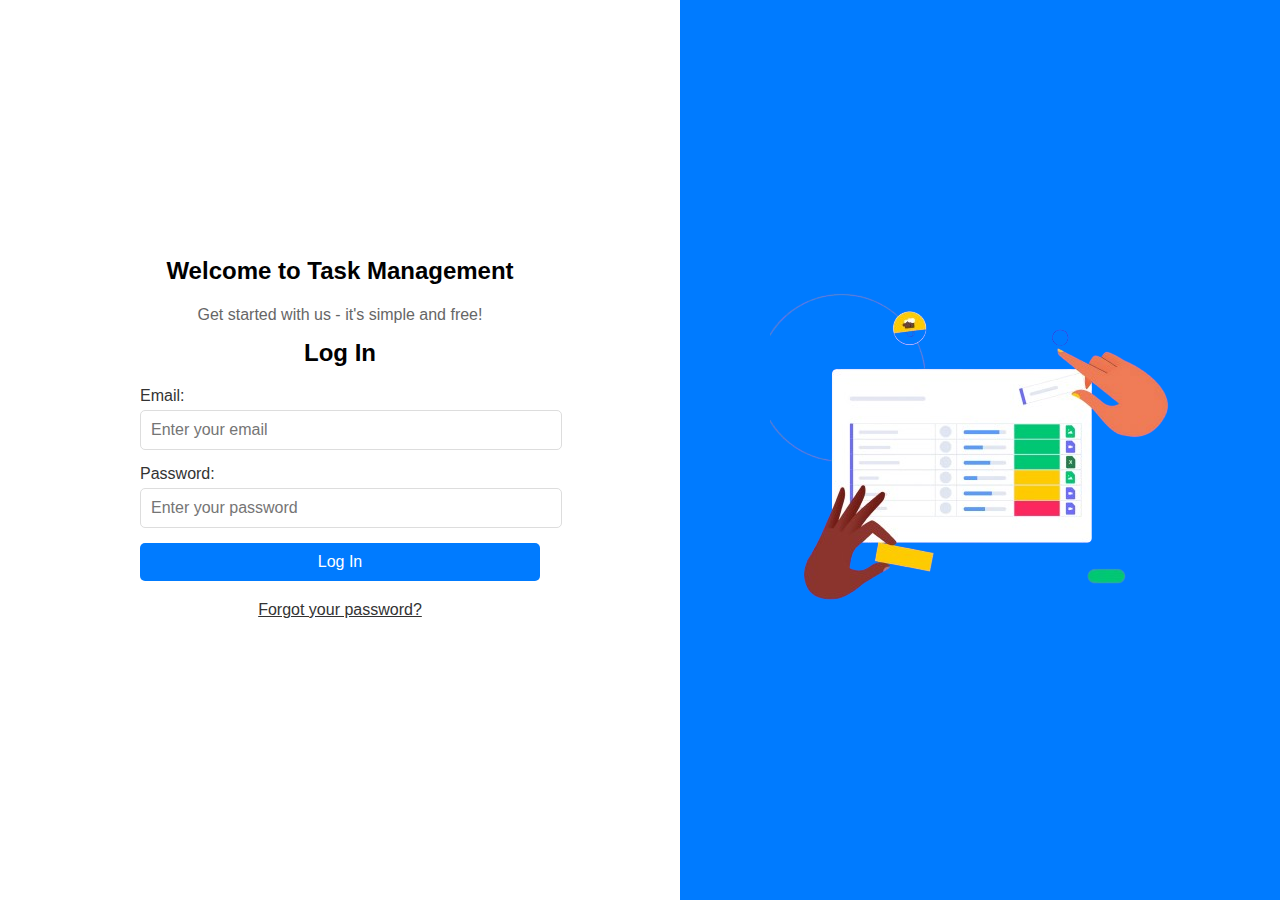
<file: page/log-in.html>
<!DOCTYPE html>
<html lang="en">

<head>
    <meta charset="UTF-8">
    <meta name="viewport" content="width=device-width, initial-scale=1.0">
    <link rel="stylesheet" href="../css/log-in.css">
    <script src="../js/log-in.js" defer></script>
    <title>Task Management Login</title>

</head>

<body>
    <div class="container">
        <div class="form-section">
            <h1>Welcome to Task Management</h1>
            <p>Get started with us - it's simple and free!</p>
            <h2>Log In</h2>
            <form>
                <label for="email">Email:</label>
                <input type="email" id="email" placeholder="Enter your email" required>
                <div id="error-message" style="color: red; margin: 0;"></div>

                <label for="password">Password:</label>
                <input type="password" id="password" placeholder="Enter your password" required>
                <div id="error-messagepsswd" style="color: red; margin: 0;"></div>

                <button type="submit">Log In</button>
            </form>
            <!-- just test with forgotp password -->
            <a href="#" id="forgot-password-link">Forgot your password?</a>
            <div id="reminder-message" style="color: blue; margin: 10px 0;"></div>
            <form id="reset-form" style="display: none; margin-top: 10px;">
                <label for="reset-email">Enter your registered email:</label>
                <input type="email" id="reset-email" placeholder="Enter your email" required>
                <button type="submit">Submit</button>
            </form>
            <div id="reset-message" style="color: blue; margin: 10px 0;"></div>
        </div>
        <div class="illustration-section">
            <img src="../image/monday-cta-removebg-preview.png" alt="Task Management Illustration">
        </div>
    </div>

</body>

</html>
</file>
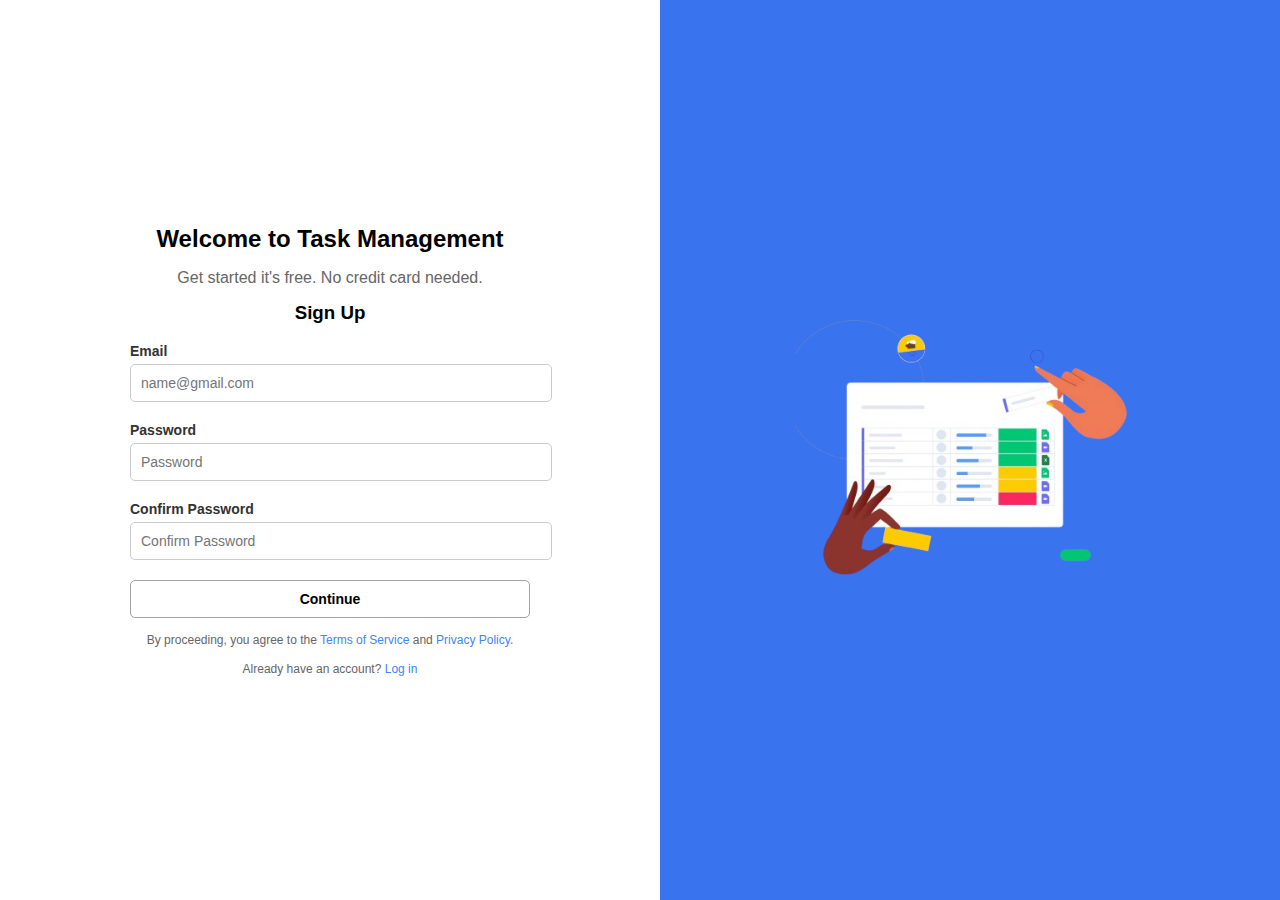
<file: page/sign-up.html>
<!DOCTYPE html>
<html lang="en">
<head>
    <meta charset="UTF-8">
    <meta name="viewport" content="width=device-width, initial-scale=1.0">
    <title>Task Sign Up</title>
    <link rel="stylesheet" href="../css/sign-up.css">
    <script src="../js/sign-up.js" defer></script>
</head>
<body>
    <div class="container">
        <div class="left-section">
            <div class="signup-box">
                <h1>Welcome to Task Management</h1>
                <p>Get started it's free. No credit card needed.</p>
                <h3>Sign Up</h3>
                <form>
                    
                    <label for="email">Email</label>
                    <input type="email" id="email" placeholder="name@gmail.com" required>

                    <label for="password">Password</label>
                    <input type="password" id="password" placeholder="Password" required>

                    <label for="confirm-password">Confirm Password</label>
                    <input type="password" id="confirm-password" placeholder="Confirm Password" required>

                    <button type="submit" class="continue-button">
                        Continue
                    </button>
                </form>
                <p class="terms">By proceeding, you agree to the <a href="#">Terms of Service</a> and <a href="#">Privacy Policy</a>.</p>
                <p class="login">Already have an account? <a href="./log-in.html">Log in</a></p>
            </div>
        </div>
        <div class="right-section">
            <img src="../image/monday-cta-removebg-preview.png" alt="Illustration" class="illustration">
        </div>
    </div>
</body>
</html>
</file>
<file: css/log-in.css>
body {
    margin: 0;
    padding: 0;
    box-sizing: border-box;
    font-family: Arial, sans-serif;
    background-color: #f4f4f9;
    height: 100vh;
    display: flex;
    flex-direction: column;
}

.container {
    display: flex;
    height: 100%;
    width: 100%;
}

.form-section {
    flex: 1;
    padding: 40px;
    display: flex;
    flex-direction: column;
    justify-content: center;
    align-items: center;
    background: #ffffff;
}

h1 {
    font-size: 24px;
    margin-bottom: 5px;
    font-weight: bold;
}

h2 {
    margin-top: 0px;
}

p {
    color: #666;
    margin-bottom: 15px;
}
.form-section a {
    margin-top: 20px;
    color: #333333;
    text-align: center;
}

.form-section button{
    width: 100%;
}

.form-section button a{
    
    margin: 0;
    
}

form {
    width: 100%;
    max-width: 400px;
}

label {
    font-size: 1rem;
    color: #333333;
    margin-bottom: 5px;
    display: block;
}

input {
    width: 100%;
    padding: 10px;
    margin-bottom: 15px;
    border: 1px solid #dddddd;
    border-radius: 5px;
    font-size: 1rem;
    color: #333333;
}

button {
    width: 100%;
    padding: 10px;
    background-color: #007bff;
    color: white;
    border: none;
    border-radius: 5px;
    font-size: 1rem;
    cursor: pointer;
    transition: background-color 0.3s ease;
}

button:hover {
    background-color: #0056b3;
    color: #fff;
}

.form-section button a {
    text-decoration: none;
    color: white;
    display: block;
    width: 100%;
    height: 100%;
    text-align: center;
}

.illustration-section {
    flex: 1;
    background: #007bff;
    display: flex;
    justify-content: center;
    align-items: center;
}

.illustration-section img {
    max-width: 80%;
    height: auto;
    border-radius: 10px;
}

/* Responsive styles */
@media (max-width: 1024px) { /* For tablets */
    .container {
        flex-direction: column; /* Stack sections vertically */
    }

    .illustration-section {
        order: 1; /* Move illustration below the form */
        height: 50%; /* Adjust height for better layout */
        padding: 20px; /* Add padding for spacing */
    }

    .illustration-section img {
        max-width: 100%; /* Ensure image scales properly */
        height: auto;
    }

    .form-section {
        order: 2; /* Form section comes first */
        height: 50%;
        padding: 20px;
    }

    form {
        max-width: 90%; /* Reduce max width for smaller screens */
    }
}
@media (max-width: 768px) { 
    h1, h2, p {
        font-size: 1rem;
    }
    h1{
        margin-top: 74px;
        
    }
    label {
        font-size: 0.8rem;
    }

    button {
        font-size: 0.8rem;
    }

    .form-section {
        padding: 5px;
    }

    .illustration-section img {
        max-width: 80%;
    }
    .container {
        flex-direction: column; /* Stack sections vertically */
    }

}
</file>
<file: css/sign-up.css>
/* body {
    margin: 0;
    font-family: Arial, sans-serif;
    display: flex;
    height: 100vh;
}

.container {
    display: flex;
    width: 100%;
}

.left-section {
    flex: 1;
    display: flex;
    flex-direction: column;
    justify-content: center;
    align-items: center;
    padding: 20px;
}

.right-section {
    flex: 1;
    background-color: #3a73ee;
    display: flex;
    justify-content: center;
    align-items: center;
}

.signup-box {
    max-width: 400px;
    width: 100%;
    text-align: center;
}

h1 {
    font-size: 24px;
    margin-bottom: 5px;
    font-weight: bold;
}

h3 {
    margin-top: 10px;
}

p {
    color: #666;
    margin-bottom: 15px;
}

form {
    text-align: left;
}

label {
    font-size: 14px;
    color: #333;
    font-weight: bold;
    display: block;
    margin-bottom: 5px;
}

input[type="email"],
input[type="password"] {
    width: 100%;
    padding: 10px;
    margin-bottom: 20px;
    border: 1px solid #ccc;
    border-radius: 5px;
    font-size: 14px;
}
.continue-button {
    width: 100%;
    padding: 10px;
    background-color: #fff;
    color:#000;
    border: 1px solid #a3a3a3;
    border-radius: 5px;
    cursor: pointer;
    font-size: 14px;
    font-weight: bold;
}

.continue-button:hover {
    background-color: #4962eb;
    color: #fff;
}

.terms {
    font-size: 12px;
    color: #666;
    margin-top: 15px;
}

.terms a {
    color: #4285F4;
    text-decoration: none;
}

.terms a:hover {
    text-decoration: underline;
}

.login {
    margin-top: 10px;
    font-size: 12px;
}

.login a {
    color: #4285F4;
    text-decoration: none;
}

.login a:hover {
    text-decoration: underline;
}

.illustration {
    width: 90%;
}
 */

 /* Base Styles */
body {
    margin: 0;
    font-family: Arial, sans-serif;
    display: flex;
    height: 100vh;
}

.container {
    display: flex;
    width: 100%;
    height: 100%;
}

.left-section {
    flex: 1;
    display: flex;
    flex-direction: column;
    justify-content: center;
    align-items: center;
    padding: 20px;
}

.right-section {
    flex: 1;
    background-color: #3a73ee;
    display: flex;
    justify-content: center;
    align-items: center;
}

.signup-box {
    max-width: 400px;
    width: 100%;
    text-align: center;
}

h1 {
    font-size: 24px;
    margin-bottom: 5px;
    font-weight: bold;
}

h3 {
    margin-top: 10px;
}

p {
    color: #666;
    margin-bottom: 15px;
}

form {
    text-align: left;
}

label {
    font-size: 14px;
    color: #333;
    font-weight: bold;
    display: block;
    margin-bottom: 5px;
}

input[type="email"],
input[type="password"] {
    width: 100%;
    padding: 10px;
    margin-bottom: 20px;
    border: 1px solid #ccc;
    border-radius: 5px;
    font-size: 14px;
}

.continue-button {
    width: 100%;
    padding: 10px;
    background-color: #fff;
    color: #000;
    border: 1px solid #a3a3a3;
    border-radius: 5px;
    cursor: pointer;
    font-size: 14px;
    font-weight: bold;
}

.continue-button:hover {
    background-color: #4962eb;
    color: #fff;
}

.terms {
    font-size: 12px;
    color: #666;
    margin-top: 15px;
}

.terms a {
    color: #4285F4;
    text-decoration: none;
}

.terms a:hover {
    text-decoration: underline;
}

.login {
    margin-top: 10px;
    font-size: 12px;
}

.login a {
    color: #4285F4;
    text-decoration: none;
}

.login a:hover {
    text-decoration: underline;
}

.illustration {
    width: 90%;
    max-width: 350px;
}

/* Responsive Styles */
@media (max-width: 1024px) {
    /* Tablet View */
    .container {
        flex-direction: column;
        align-items: center;
        justify-content: flex-start;
        height: auto;
    }

    .left-section {
        width: 100%;
        padding: 20px;
        order: 2; /* Move form below the image */
    }

    .right-section {
        width: 100%;
        padding: 10px;
        order: 1; /* Move image above the form */
    }

    .illustration {
        width: 80%;
    }

    .signup-box {
        max-width: 100%;
        padding: 10px;
    }
}

@media (max-width: 768px) {
    /* Mobile View */
    .container {
        flex-direction: column;
        height: auto;
    }

    .left-section,
    .right-section {
        width: 100%; /* Full width for both sections */
        padding: 10px;
    }
    .form-section {
    position: relative;
    z-index: 1;
}

.illustration-section {
    position: relative;
    z-index: 0;
}

    .right-section {
        background-color: #3a73ee;
        display: flex;
        justify-content: center;
        align-items: center;
    }

    .illustration {
        width: 100%; /* Ensure the picture stays large */
        max-width: 400px;
        padding: 0 10px;
    }

    .signup-box {
        width: 90%; /* Ensure the form fits the screen */
        margin: 0 auto;
    }
}
</file>
